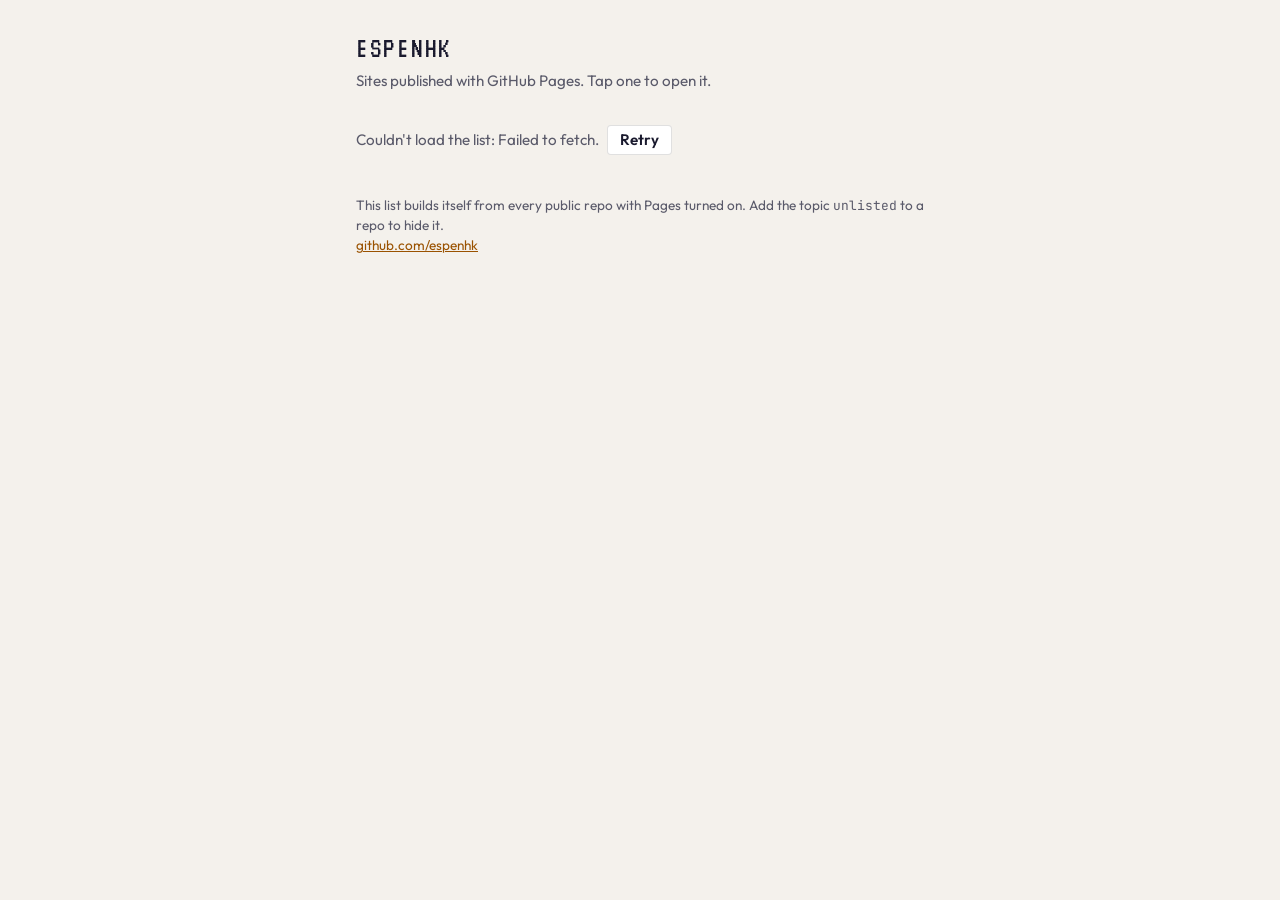
<file: index.html>
<!doctype html>
<html lang="en">
<head>
<meta charset="utf-8">
<meta name="viewport" content="width=device-width, initial-scale=1">
<title>espenhk</title>
<meta name="description" content="Every GitHub Pages site published by espenhk">
<link rel="preconnect" href="https://fonts.googleapis.com">
<link rel="preconnect" href="https://fonts.gstatic.com" crossorigin>
<link rel="stylesheet" href="https://fonts.googleapis.com/css2?family=VT323&family=Outfit:wght@400;500;600;700&family=JetBrains+Mono:wght@400;500;600;700&display=swap">
<link rel="stylesheet" href="design/tokens.css">
<style>
  /* Colours, fonts and spacing come from Starfleet (design/tokens.css). */
  * { box-sizing: border-box; }
  body {
    margin: 0 auto;
    padding: var(--space-2xl) var(--space-lg) calc(var(--space-2xl) + var(--space-lg));
    max-width: var(--container-narrow);
    background: var(--background);
    color: var(--text-primary);
    font-family: var(--body-font-family);
    font-size: var(--body-font-size);
    line-height: var(--body-line-height);
    font-weight: var(--body-font-weight);
  }
  h1 {
    font-family: var(--display-section-font-family);
    font-size: var(--display-section-font-size);
    line-height: var(--display-section-line-height);
    font-weight: var(--display-section-font-weight);
    letter-spacing: var(--display-section-letter-spacing);
    text-transform: uppercase;
    margin: 0 0 var(--space-xs);
  }
  p.sub { color: var(--text-secondary); margin: 0 0 var(--space-2xl); }
  ul { list-style: none; padding: 0; margin: 0; }
  li + li { margin-top: var(--space-md); }
  a.card {
    display: block;
    padding: var(--space-lg);
    border: 1px solid var(--card-edge);
    border-radius: var(--radius-md);
    background: var(--surface);
    text-decoration: none;
    color: var(--text-primary);
  }
  a.card:hover, a.card:focus-visible { border-color: var(--accent); }
  a.card:active { background: var(--accent-tint); }
  .name {
    font-family: var(--label-strong-font-family);
    font-weight: var(--label-strong-font-weight);
    font-size: var(--lead-font-size);
    line-height: var(--label-strong-line-height);
    overflow-wrap: anywhere;
  }
  .desc {
    color: var(--text-secondary);
    font-size: var(--small-font-size);
    line-height: var(--small-line-height);
    margin-top: var(--space-xs);
  }
  .meta {
    color: var(--meta-ink);
    font-family: var(--mono-meta-font-family);
    font-size: var(--mono-meta-font-size);
    line-height: var(--mono-meta-line-height);
    margin-top: var(--space-tight);
    overflow-wrap: anywhere;
  }
  .status { color: var(--text-secondary); }
  .status button {
    font-family: var(--button-font-family);
    font-size: var(--button-font-size);
    font-weight: var(--button-font-weight);
    line-height: var(--button-line-height);
    margin-left: var(--space-sm);
    padding: var(--space-tight) var(--space-md);
    border: 1px solid var(--control-edge);
    border-radius: var(--radius-sm);
    background: var(--surface);
    color: var(--text-primary);
  }
  footer {
    margin-top: calc(var(--space-2xl) + var(--space-sm));
    color: var(--text-secondary);
    font-size: var(--small-font-size);
    line-height: var(--small-line-height);
  }
  footer a { color: var(--accent-ink); }
  code { font-family: var(--font-mono); font-size: 0.95em; }
</style>
</head>
<body>
<h1>espenhk</h1>
<p class="sub">Sites published with GitHub Pages. Tap one to open it.</p>
<p class="status" id="status">Loading…</p>
<ul id="sites"></ul>
<footer>
  This list builds itself from every public repo with Pages turned on.
  Add the topic <code>unlisted</code> to a repo to hide it.
  <br><a href="https://github.com/espenhk">github.com/espenhk</a>
</footer>
<script>
  const USER = "espenhk";
  const SELF = `${USER}.github.io`;
  const CACHE_KEY = "ghio:repos";
  // Short enough that a newly enabled site shows up on the next visit.
  const FRESH_MS = 2 * 60 * 1000;

  const statusEl = document.getElementById("status");
  const listEl = document.getElementById("sites");

  function readCache() {
    try {
      const hit = JSON.parse(localStorage.getItem(CACHE_KEY));
      if (hit && Array.isArray(hit.repos)) return hit;
    } catch (e) {}
    return null;
  }

  function writeCache(repos) {
    try { localStorage.setItem(CACHE_KEY, JSON.stringify({ at: Date.now(), repos })); } catch (e) {}
  }

  async function fetchRepos() {
    const all = [];
    for (let page = 1; ; page++) {
      const res = await fetch(`https://api.github.com/users/${USER}/repos?per_page=100&page=${page}`,
                              { headers: { Accept: "application/vnd.github+json" } });
      if (!res.ok) throw new Error(res.status === 403 ? "GitHub rate limit hit, try again in a while" : `GitHub API ${res.status}`);
      const batch = await res.json();
      all.push(...batch);
      if (batch.length < 100) return all;
    }
  }

  // Keep only what the page needs, so the cache stays small.
  function toSites(repos) {
    return repos
      .filter(r => r.has_pages && r.name.toLowerCase() !== SELF && !(r.topics || []).includes("unlisted"))
      .map(r => ({
        name: r.name,
        description: r.description || "",
        url: /^https?:\/\//.test(r.homepage || "") ? r.homepage : `https://${SELF}/${r.name}/`,
        pushed_at: r.pushed_at,
      }))
      .sort((a, b) => b.pushed_at.localeCompare(a.pushed_at));
  }

  function render(sites) {
    listEl.replaceChildren(...sites.map(s => {
      const li = document.createElement("li");
      const a = document.createElement("a");
      a.className = "card";
      a.href = s.url;
      const name = document.createElement("div");
      name.className = "name";
      name.textContent = s.name;
      a.append(name);
      if (s.description) {
        const desc = document.createElement("div");
        desc.className = "desc";
        desc.textContent = s.description;
        a.append(desc);
      }
      const meta = document.createElement("div");
      meta.className = "meta";
      const updated = new Date(s.pushed_at).toLocaleDateString(undefined, { year: "numeric", month: "short", day: "numeric" });
      meta.textContent = `${s.url.replace(/^https?:\/\//, "")} · updated ${updated}`;
      a.append(meta);
      li.append(a);
      return li;
    }));
    statusEl.hidden = sites.length > 0;
    statusEl.textContent = sites.length ? "" : "No Pages sites yet.";
  }

  // Show the cached list at once, then refresh it, so a new site never waits on a stale cache.
  async function load() {
    const cached = readCache();
    if (cached) {
      render(cached.repos);
      if (Date.now() - cached.at < FRESH_MS) return;
    } else {
      statusEl.hidden = false;
      statusEl.textContent = "Loading…";
    }
    try {
      const sites = toSites(await fetchRepos());
      writeCache(sites);
      render(sites);
    } catch (e) {
      if (cached) return;
      statusEl.textContent = `Couldn't load the list: ${e.message}.`;
      const retry = document.createElement("button");
      retry.textContent = "Retry";
      retry.onclick = load;
      statusEl.append(retry);
    }
  }

  load();
</script>
</body>
</html>
</file>
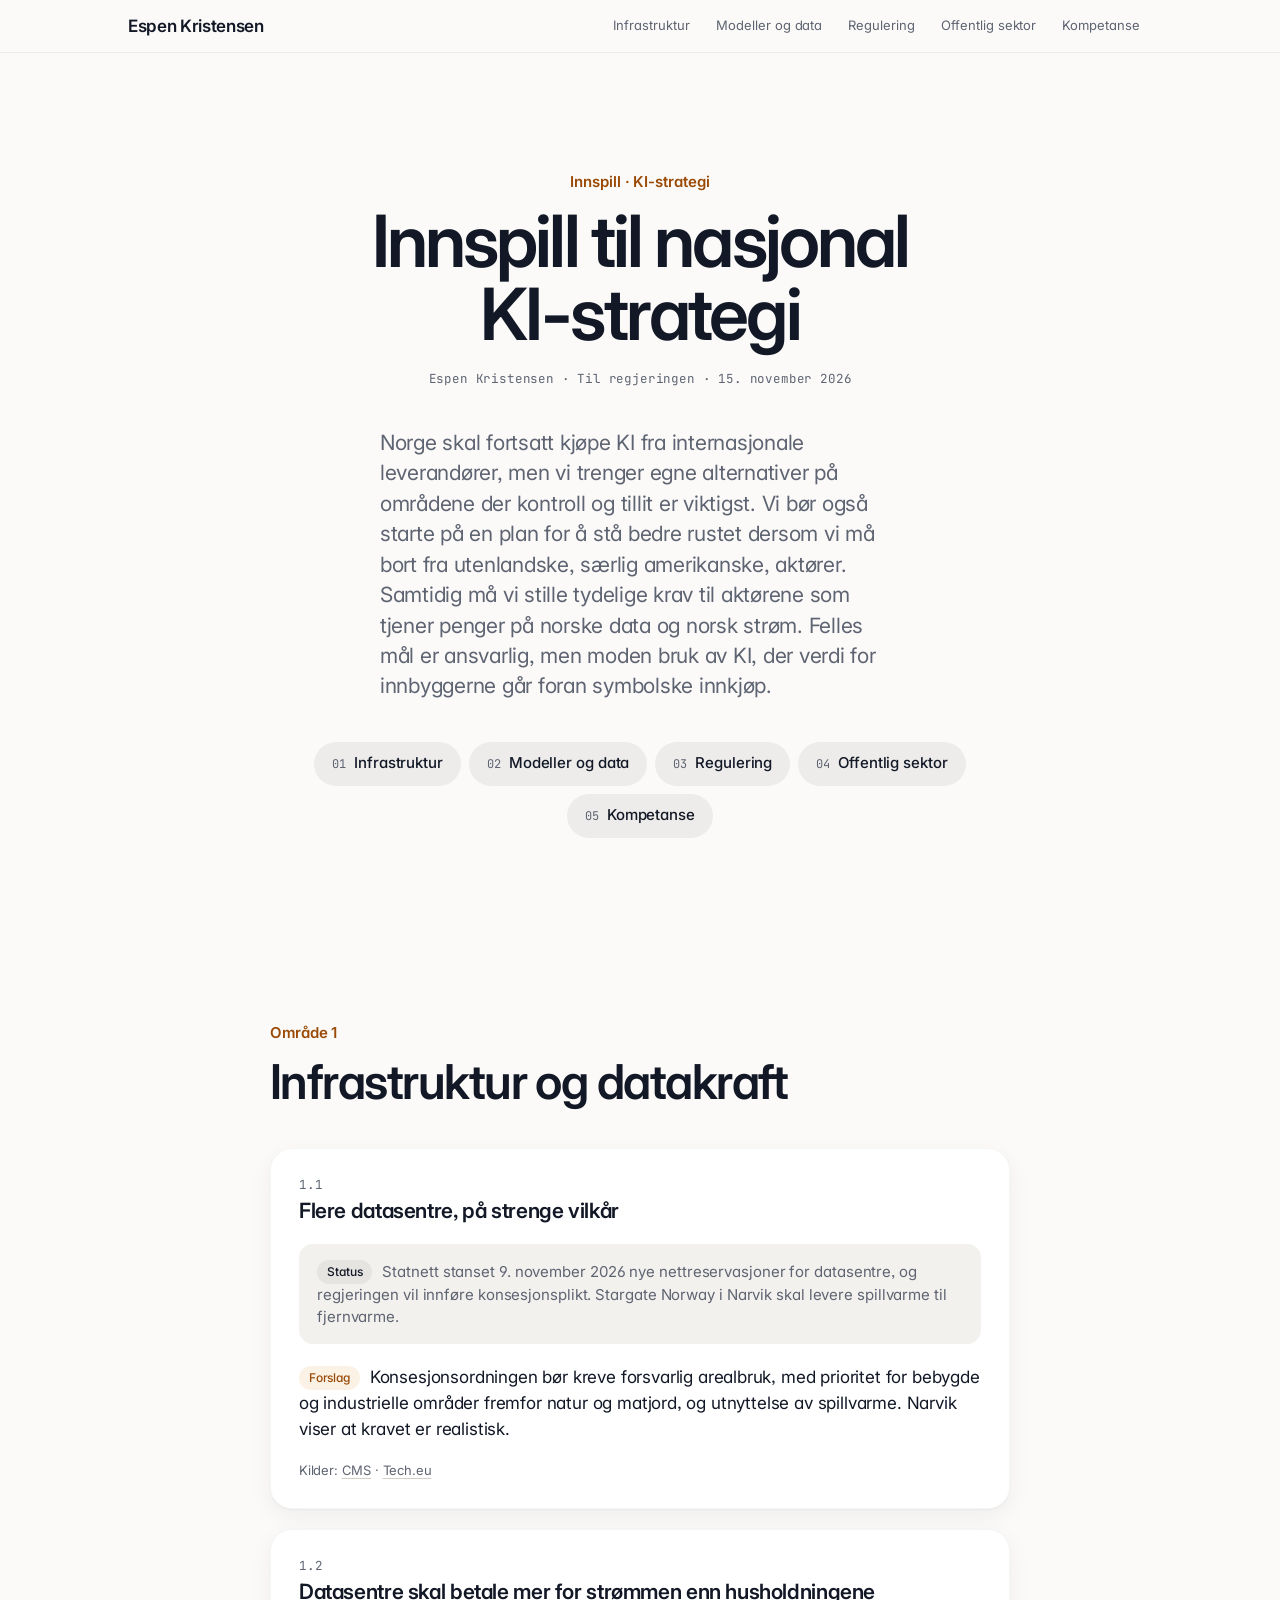
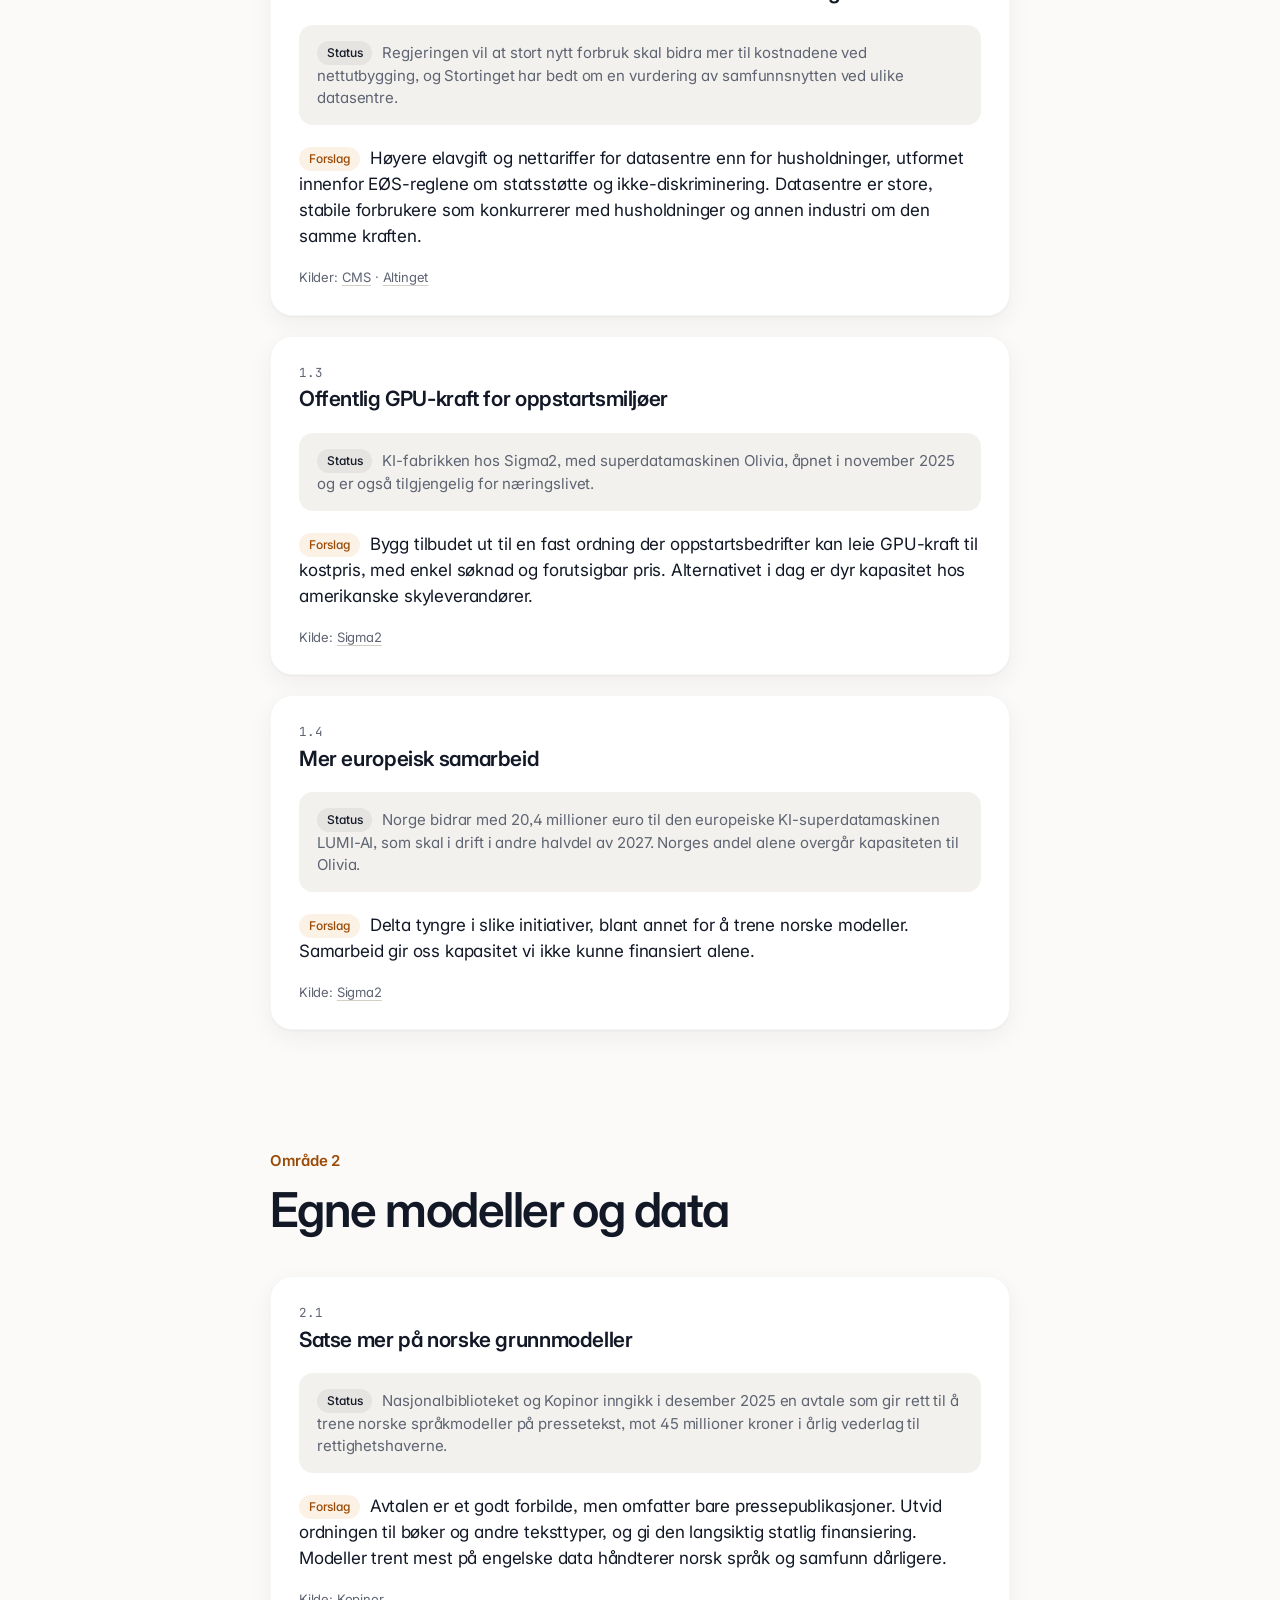
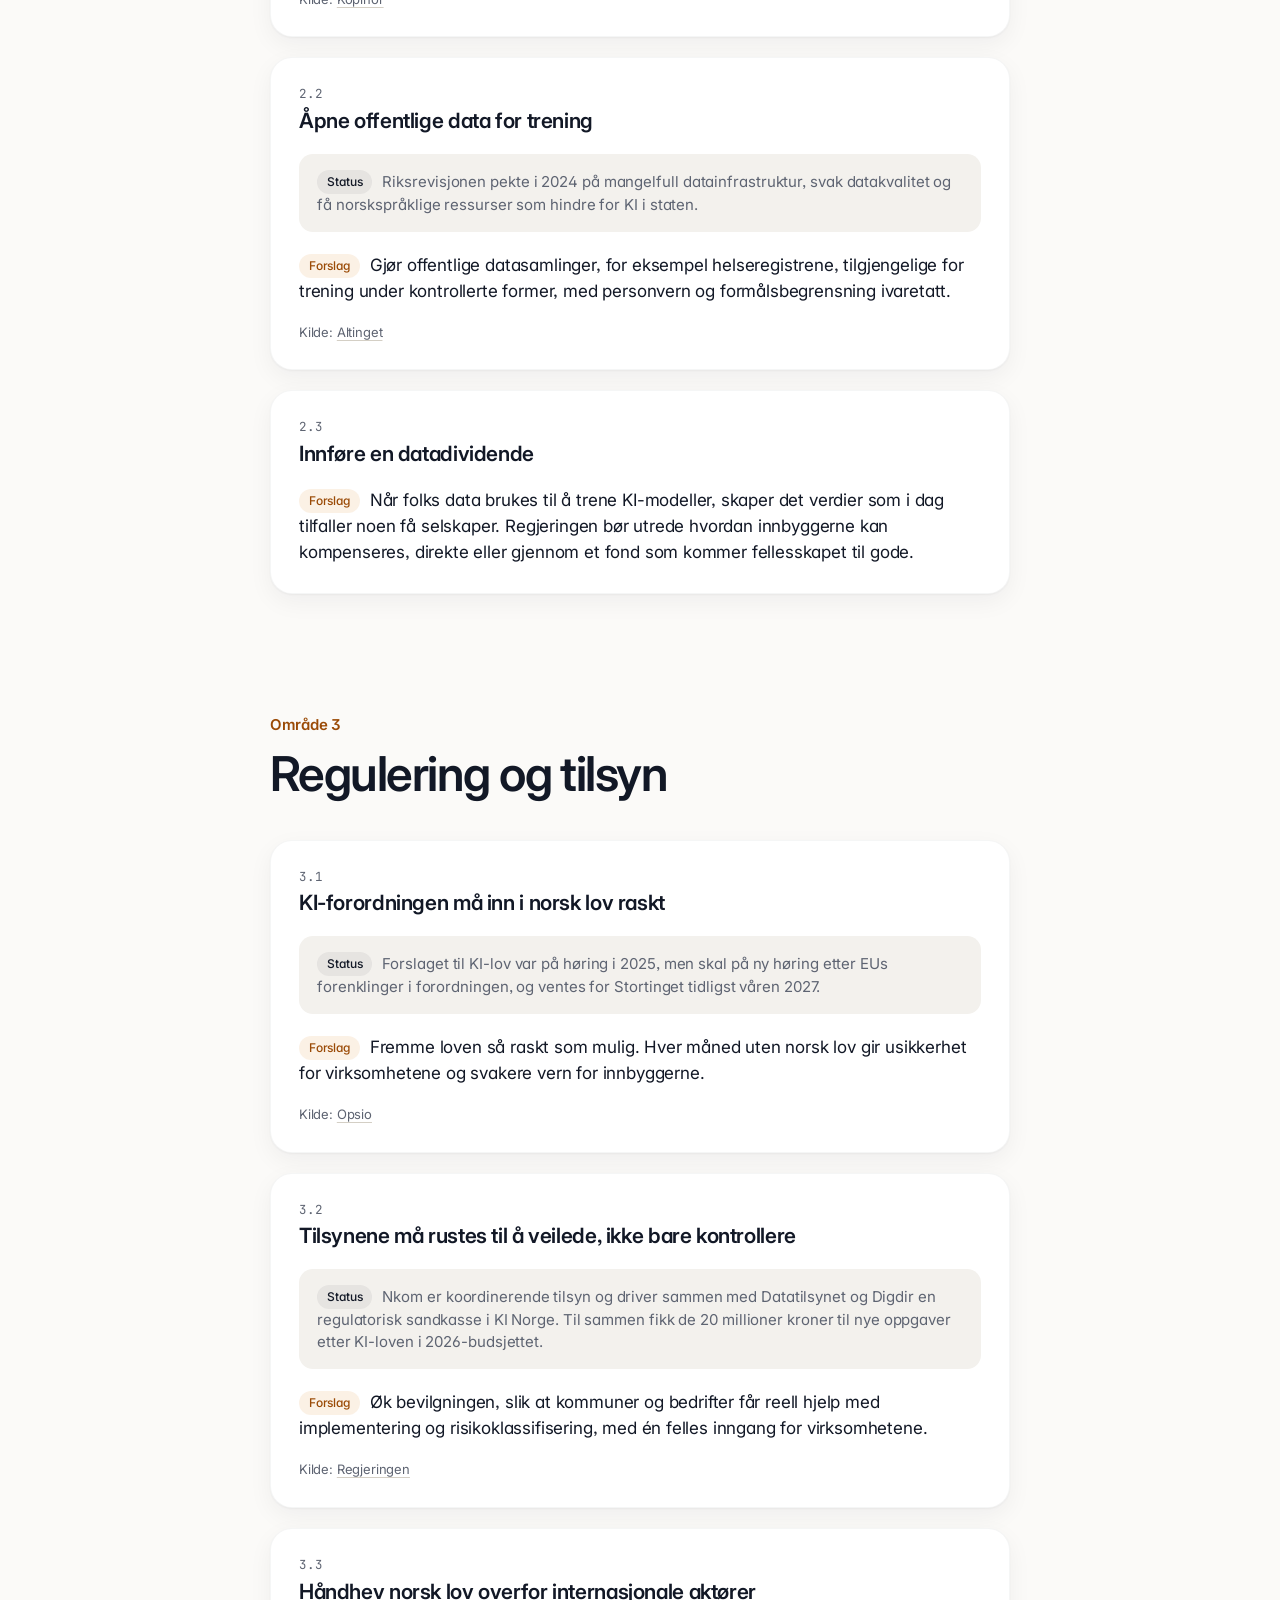
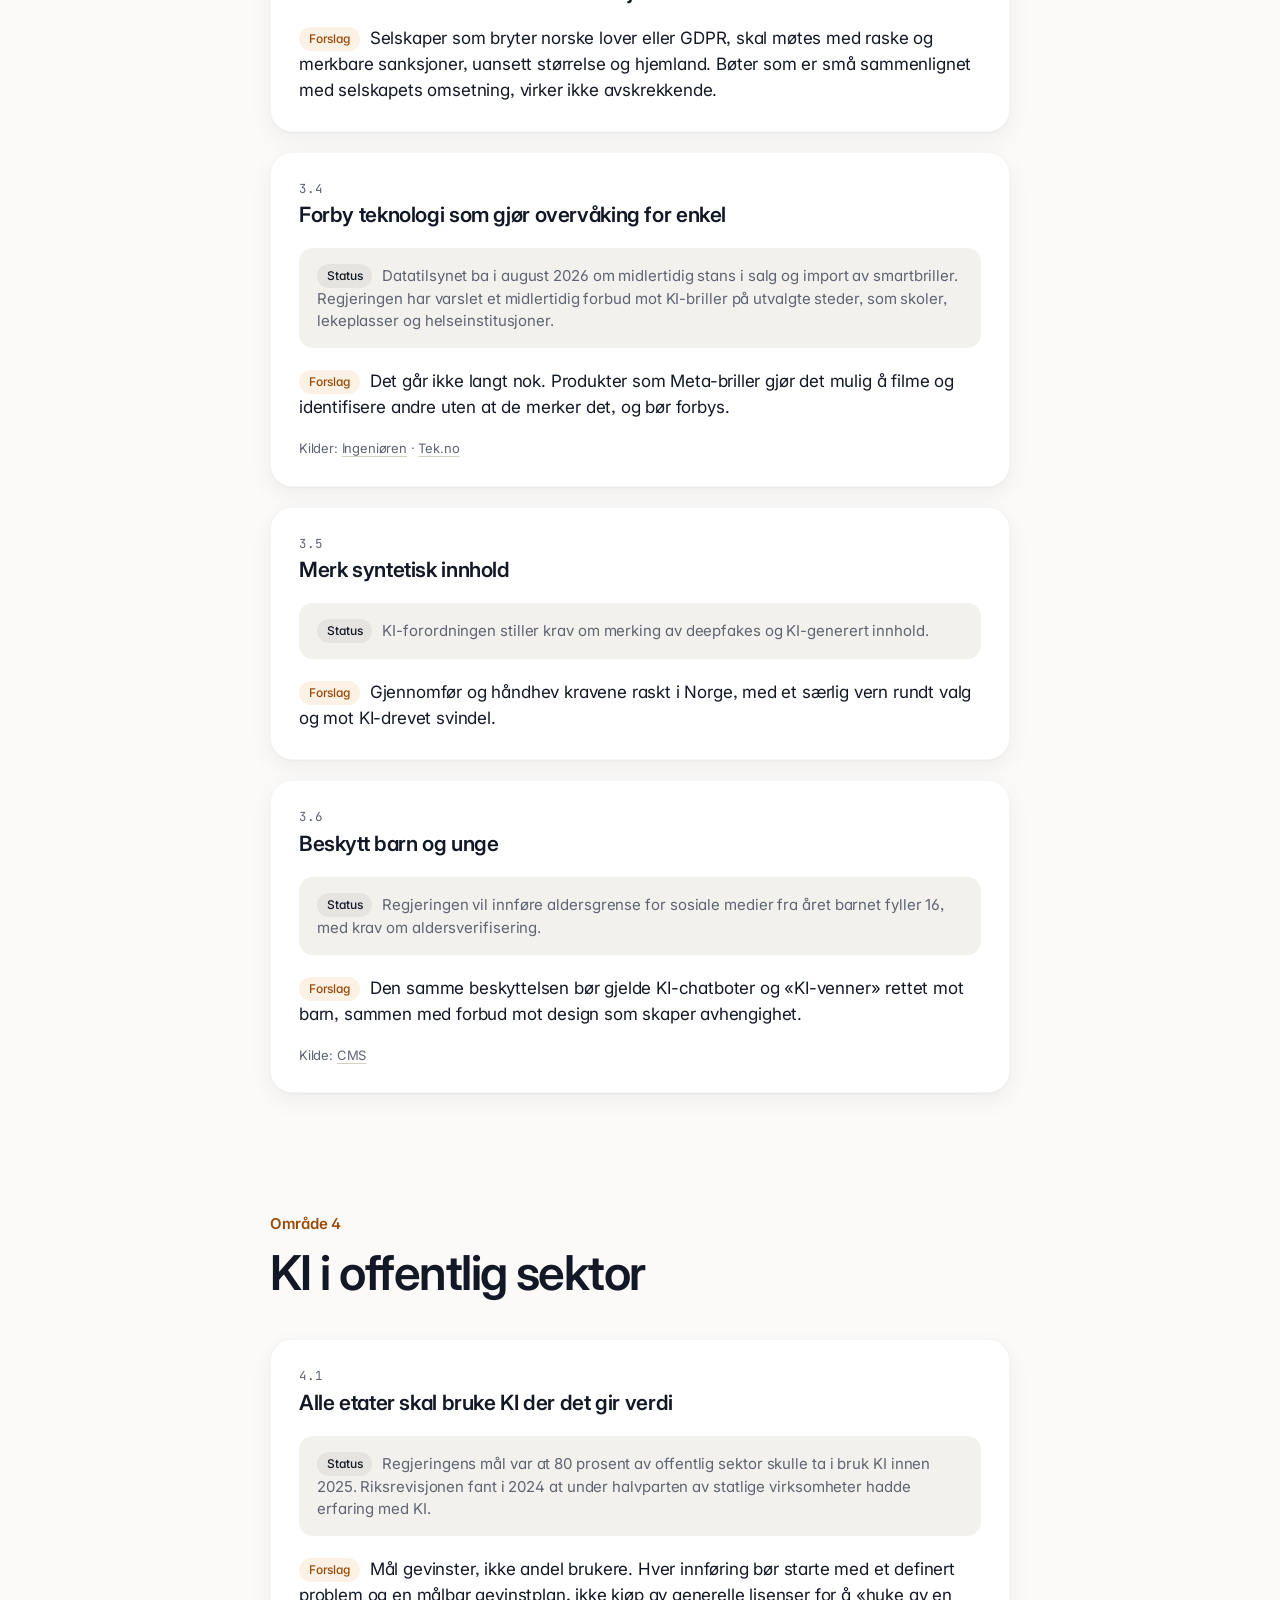
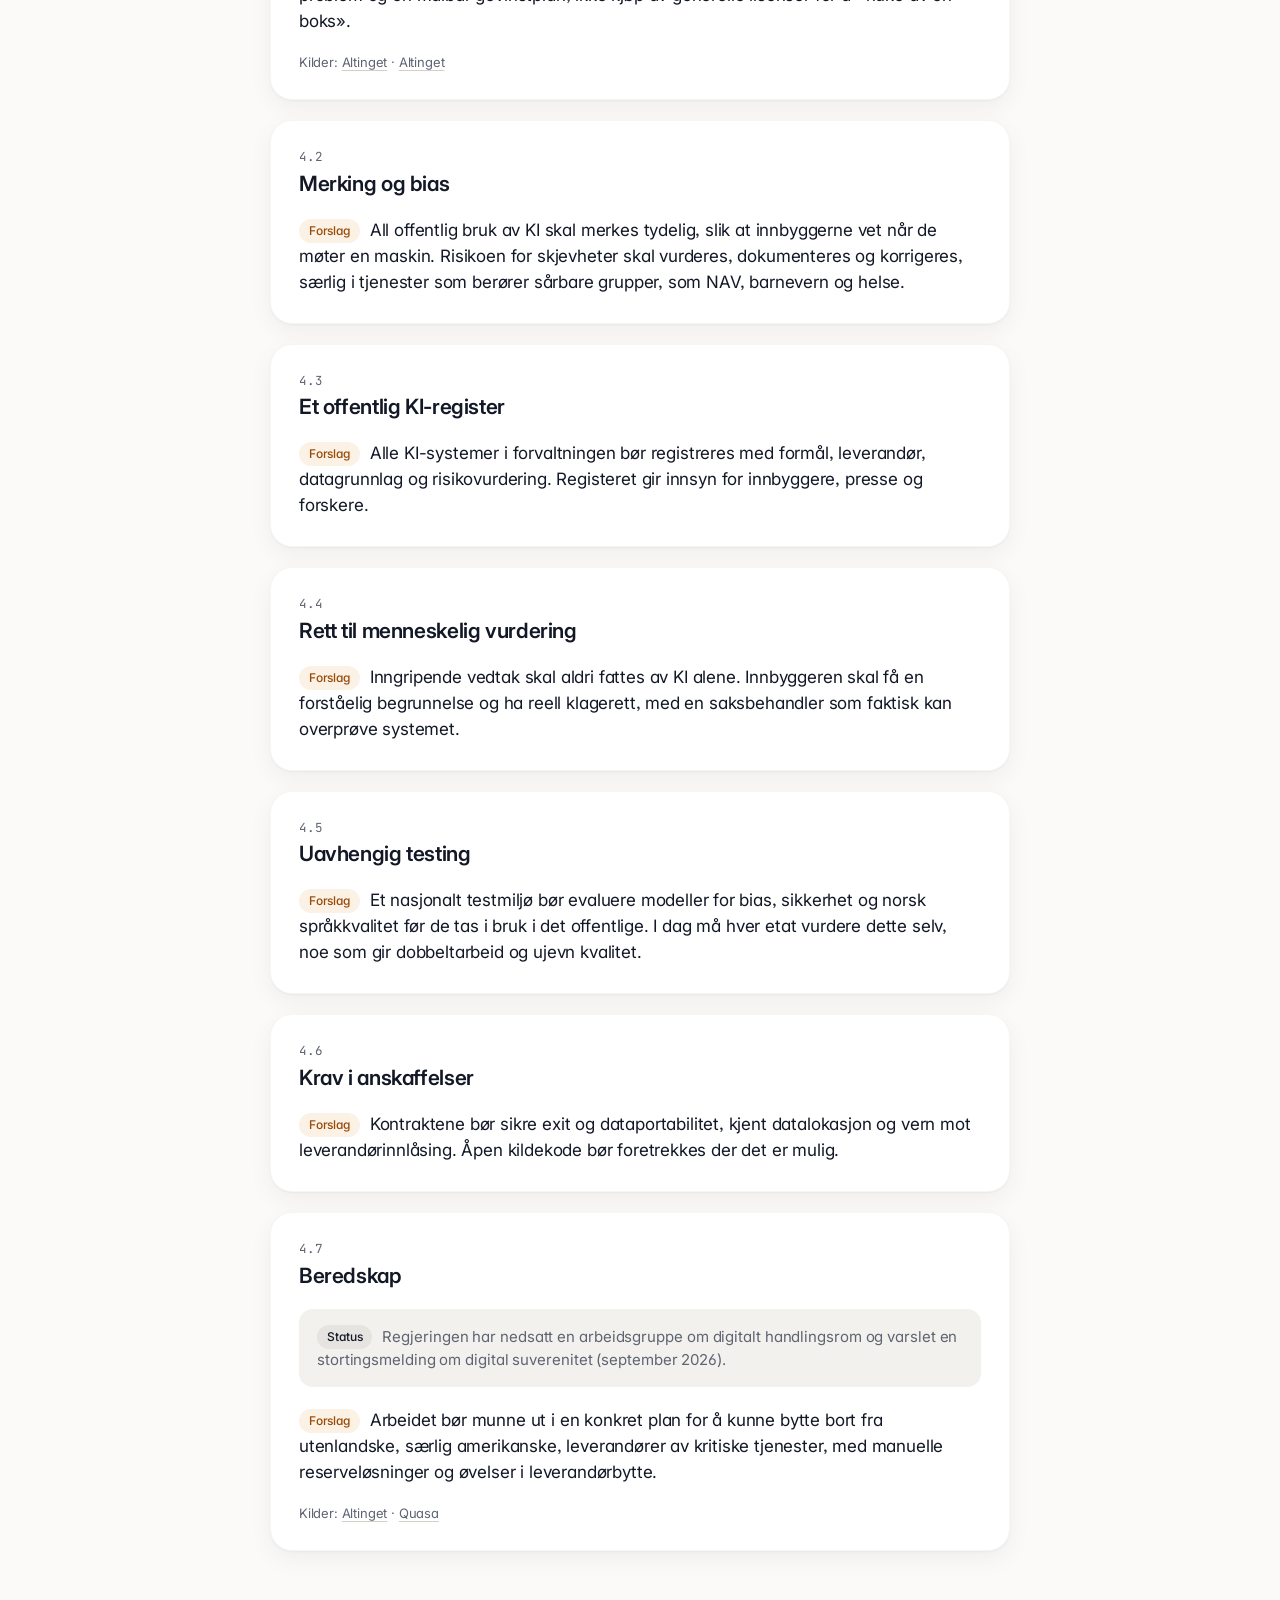
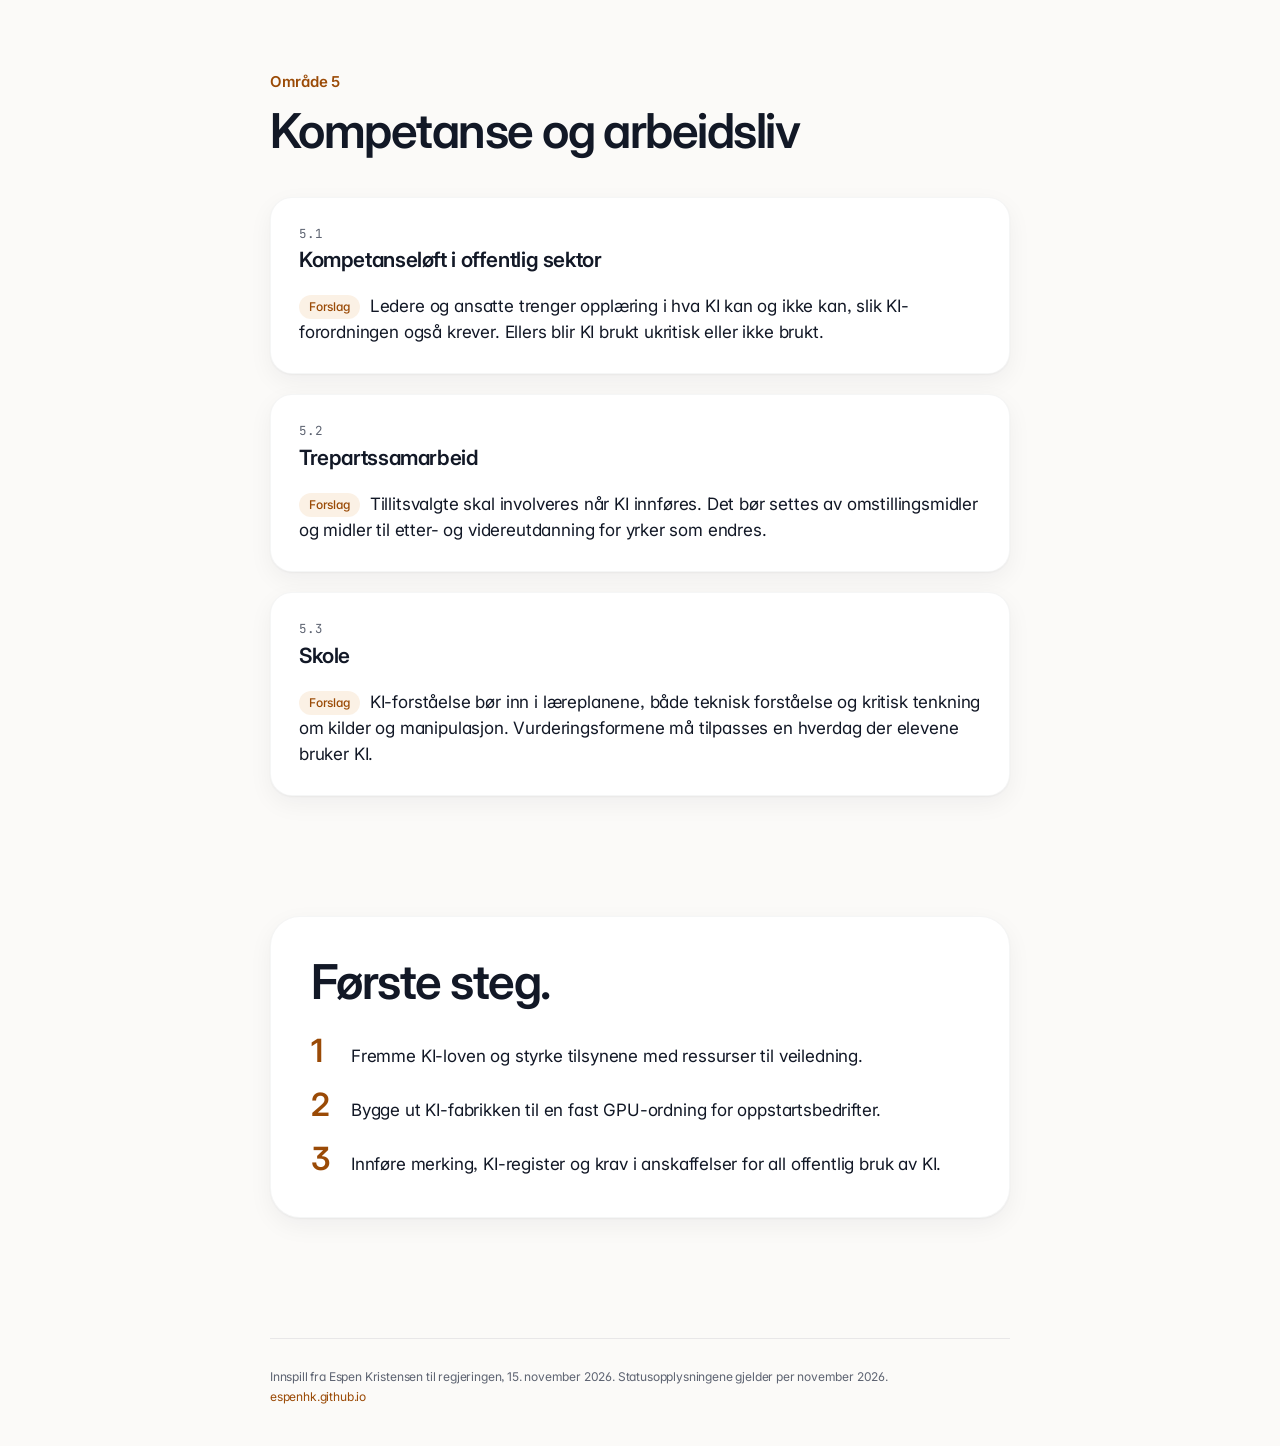
<file: ki-strategi/index.html>
<!doctype html>
<html lang="no">
<head>
<meta charset="utf-8">
<meta name="viewport" content="width=device-width, initial-scale=1">
<title>Innspill til nasjonal KI-strategi</title>
<meta name="description" content="Espen Kristensens innspill til regjeringens KI-strategi: 23 forslag om infrastruktur, egne modeller, regulering, offentlig bruk og kompetanse.">
<meta property="og:title" content="Innspill til nasjonal KI-strategi">
<meta property="og:description" content="23 forslag for ansvarlig, men moden bruk av KI i Norge.">
<link rel="preconnect" href="https://fonts.googleapis.com">
<link rel="preconnect" href="https://fonts.gstatic.com" crossorigin>
<link rel="stylesheet" href="https://fonts.googleapis.com/css2?family=Inter:opsz,wght@14..32,400..700&family=JetBrains+Mono:wght@400;500&display=swap">
<link rel="stylesheet" href="design/tokens.css">
<style>
  /* Colours, type and spacing come from Command (design/tokens.css, synced from Claude Design). */
  * { box-sizing: border-box; }
  html { scroll-behavior: smooth; scroll-padding-top: calc(var(--nav-height) + 24px); }
  body {
    margin: 0;
    background: var(--background);
    color: var(--text-primary);
    font-family: var(--body-font-family);
    font-size: var(--body-font-size);
    line-height: var(--body-line-height);
    letter-spacing: var(--body-letter-spacing);
    font-feature-settings: "cv11", "ss01", "ss03";
    -webkit-font-smoothing: antialiased; -moz-osx-font-smoothing: grayscale;
  }
  :focus-visible { outline: 2px solid var(--accent-ink); outline-offset: 3px; border-radius: 4px; }
  .wrap { max-width: var(--container-content); margin: 0 auto; padding: 0 var(--space-2xl); }

  /* Frosted nav */
  .topnav {
    position: sticky; top: 0; z-index: 10; height: var(--nav-height);
    background: var(--nav-scrolled); box-shadow: var(--shadow-nav);
    -webkit-backdrop-filter: saturate(180%) blur(20px); backdrop-filter: saturate(180%) blur(20px);
  }
  .topnav .inner {
    max-width: var(--container-wide); height: 100%; margin: 0 auto; padding: 0 var(--space-xl);
    display: flex; align-items: center; justify-content: space-between; gap: var(--space-lg);
  }
  .brand {
    font-family: var(--font-display); font-weight: 600; font-size: 17px; letter-spacing: -0.02em;
    color: var(--text-primary); text-decoration: none; white-space: nowrap;
  }
  .topnav nav { display: flex; gap: 2px; overflow-x: auto; scrollbar-width: none; }
  .topnav nav::-webkit-scrollbar { display: none; }
  .topnav nav a {
    display: inline-flex; align-items: center; height: 44px; padding: 0 12px; white-space: nowrap;
    font-family: var(--nav-font-family); font-size: var(--nav-font-size); letter-spacing: var(--nav-letter-spacing);
    color: var(--nav-ink); text-decoration: none; border-radius: var(--radius-full); transition: color 200ms;
  }
  .topnav nav a:hover { color: var(--text-primary); }

  /* Hero */
  header.hero { padding: var(--section-y) 0 var(--space-3xl); text-align: center; }
  .eyebrow {
    margin: 0 0 var(--space-md); font-family: var(--eyebrow-font-family); font-size: var(--eyebrow-font-size);
    font-weight: var(--eyebrow-font-weight); line-height: var(--eyebrow-line-height); letter-spacing: var(--eyebrow-letter-spacing);
    color: var(--accent-ink);
  }
  h1 {
    margin: 0 auto; max-width: 14ch;
    font-family: var(--display-hero-font-family); font-size: var(--display-hero-font-size);
    line-height: var(--display-hero-line-height); font-weight: var(--display-hero-font-weight);
    letter-spacing: var(--display-hero-letter-spacing); font-variation-settings: "opsz" 32; text-wrap: balance;
  }
  .byline {
    margin: var(--space-lg) 0 0; font-family: var(--mono-meta-font-family); font-size: var(--mono-meta-font-size);
    line-height: var(--mono-meta-line-height); color: var(--meta-ink);
  }
  .lead {
    margin: var(--space-2xl) auto 0; max-width: 40ch; text-align: left;
    font-family: var(--lead-font-family); font-size: var(--lead-font-size); line-height: var(--lead-line-height);
    letter-spacing: var(--lead-letter-spacing); color: var(--text-secondary); text-wrap: pretty;
  }

  /* Area index: neutral pills with the area number */
  nav.index { display: flex; flex-wrap: wrap; justify-content: center; gap: var(--space-sm); margin: var(--space-2xl) 0 0; }
  nav.index a {
    display: inline-flex; align-items: center; gap: 8px; height: 44px; padding: 0 18px;
    font-family: var(--button-font-family); font-size: var(--button-font-size); font-weight: var(--button-font-weight);
    letter-spacing: var(--button-letter-spacing); text-decoration: none;
    color: var(--text-primary); background: var(--fill-secondary); border-radius: var(--radius-full);
    transition: background-color 200ms cubic-bezier(0.28, 0.11, 0.32, 1);
  }
  nav.index a:hover { background: var(--fill-secondary-hover); }
  nav.index a b { font-family: var(--font-mono); font-size: 12px; font-weight: 400; color: var(--text-secondary); }

  /* Areas */
  section.area { padding: var(--section-y) 0 0; }
  .area-head { margin-bottom: var(--space-2xl); }
  .area-num {
    display: block; margin-bottom: var(--space-md);
    font-family: var(--eyebrow-font-family); font-size: var(--eyebrow-font-size); font-weight: var(--eyebrow-font-weight);
    letter-spacing: var(--eyebrow-letter-spacing); color: var(--accent-ink);
  }
  h2 {
    margin: 0; font-family: var(--display-section-font-family); font-size: var(--display-section-font-size);
    line-height: var(--display-section-line-height); font-weight: var(--display-section-font-weight);
    letter-spacing: var(--display-section-letter-spacing); font-variation-settings: "opsz" 32; text-wrap: balance;
  }

  ol.points { list-style: none; margin: 0; padding: 0; display: grid; gap: var(--space-lg); }
  .point {
    background: var(--surface); border: 1px solid var(--card-edge); border-radius: var(--radius-lg);
    box-shadow: var(--shadow-card); padding: var(--space-xl);
  }
  .point h3 {
    margin: 0 0 var(--space-lg); font-family: var(--display-card-font-family); font-size: var(--display-card-font-size);
    line-height: var(--display-card-line-height); font-weight: var(--display-card-font-weight);
    letter-spacing: var(--display-card-letter-spacing); font-variation-settings: "opsz" 28; text-wrap: balance;
  }
  .point h3 .n {
    display: block; margin-bottom: 6px; font-family: var(--mono-meta-font-family); font-size: var(--mono-meta-font-size);
    font-weight: 400; letter-spacing: 0; color: var(--text-secondary);
  }
  .tag {
    display: inline-flex; align-items: center; height: 24px; padding: 0 10px; margin: 0 10px 0 0; vertical-align: 1px;
    font-family: var(--tag-font-family); font-size: 12px; font-weight: var(--tag-font-weight); line-height: 1;
    border-radius: var(--radius-full);
  }
  .status {
    margin: 0 0 var(--space-lg); padding: 16px 18px; border-radius: var(--radius-md); background: var(--surface-sunken);
    font-size: var(--small-font-size); line-height: var(--small-line-height); letter-spacing: var(--small-letter-spacing);
    color: var(--text-secondary);
  }
  .status .tag { color: var(--text-primary); background: var(--fill-secondary); }
  .proposal { margin: 0; font-size: var(--body-font-size); line-height: var(--body-line-height); }
  .proposal .tag { color: var(--accent-ink); background: var(--accent-tint); }
  .src {
    margin: var(--space-lg) 0 0; font-family: var(--caption-font-family); font-size: 13px;
    line-height: var(--caption-line-height); color: var(--text-secondary);
  }
  .src a { color: var(--text-secondary); text-decoration: underline; text-decoration-color: var(--border-strong); text-underline-offset: 3px; }
  .src a:hover { color: var(--accent-ink); text-decoration-color: currentColor; }

  /* First steps */
  .steps {
    margin-top: var(--section-y); padding: var(--space-2xl);
    background: var(--surface); border: 1px solid var(--panel-edge); border-radius: var(--radius-xl);
    box-shadow: var(--shadow-panel);
  }
  .steps h2 { margin-bottom: var(--space-xl); }
  .steps ol { margin: 0; padding: 0; list-style: none; counter-reset: s; display: grid; gap: var(--space-lg); }
  .steps li { counter-increment: s; display: flex; gap: var(--space-lg); align-items: baseline; font-size: var(--body-font-size); }
  .steps li::before {
    content: counter(s); flex: none; min-width: 1ch;
    font-family: var(--display-feature-font-family); font-size: var(--display-feature-font-size); font-weight: 600;
    line-height: 1; letter-spacing: var(--display-feature-letter-spacing); color: var(--accent-ink);
  }

  footer {
    margin: var(--section-y) 0 0; padding: var(--space-xl) 0 var(--space-2xl); border-top: 1px solid var(--hairline);
    color: var(--text-secondary); font-size: var(--caption-font-size); line-height: 1.6;
  }
  footer a { color: var(--accent-ink); text-decoration: none; }
  footer a:hover { text-decoration: underline; text-underline-offset: 3px; }

  @media (max-width: 734px) {
    :root { --display-hero-font-size: 44px; --display-section-font-size: 32px; --lead-font-size: 19px; }
    .wrap { padding: 0 var(--space-lg); }
    .topnav nav { display: none; }
    header.hero { padding-top: 72px; }
    section.area { padding-top: 80px; }
    .point, .steps { padding: var(--space-lg); }
  }
  @media (prefers-reduced-motion: reduce) {
    html { scroll-behavior: auto; }
    * { transition-duration: 0ms !important; }
  }
</style>
</head>
<body>
<header class="topnav">
  <div class="inner">
    <a class="brand" href="https://espenhk.github.io/">Espen Kristensen</a>
    <nav aria-label="Områder">
      <a href="#infrastruktur">Infrastruktur</a>
      <a href="#modeller">Modeller og data</a>
      <a href="#regulering">Regulering</a>
      <a href="#offentlig">Offentlig sektor</a>
      <a href="#kompetanse">Kompetanse</a>
    </nav>
  </div>
</header>
<div class="wrap">
  <header class="hero">
    <p class="eyebrow">Innspill · KI-strategi</p>
    <h1>Innspill til nasjonal KI-strategi</h1>
    <p class="byline">Espen Kristensen · Til regjeringen · 15. november 2026</p>
    <p class="lead">Norge skal fortsatt kjøpe KI fra internasjonale leverandører, men vi trenger egne alternativer på områdene der kontroll og tillit er viktigst. Vi bør også starte på en plan for å stå bedre rustet dersom vi må bort fra utenlandske, særlig amerikanske, aktører. Samtidig må vi stille tydelige krav til aktørene som tjener penger på norske data og norsk strøm. Felles mål er ansvarlig, men moden bruk av KI, der verdi for innbyggerne går foran symbolske innkjøp.</p>
    <nav class="index" aria-label="Områder">
      <a href="#infrastruktur"><b>01</b>Infrastruktur</a>
      <a href="#modeller"><b>02</b>Modeller og data</a>
      <a href="#regulering"><b>03</b>Regulering</a>
      <a href="#offentlig"><b>04</b>Offentlig sektor</a>
      <a href="#kompetanse"><b>05</b>Kompetanse</a>
    </nav>
  </header>

  <main>
    <section class="area c1" id="infrastruktur">
      <div class="area-head"><span class="area-num">Område 1</span><h2>Infrastruktur og datakraft</h2></div>
      <ol class="points">
        <li class="point">
          <h3><span class="n">1.1</span>Flere datasentre, på strenge vilkår</h3>
          <p class="status"><span class="tag">Status</span>Statnett stanset 9. november 2026 nye nettreservasjoner for datasentre, og regjeringen vil innføre konsesjonsplikt. Stargate Norway i Narvik skal levere spillvarme til fjernvarme.</p>
          <p class="proposal"><span class="tag">Forslag</span>Konsesjonsordningen bør kreve forsvarlig arealbruk, med prioritet for bebygde og industrielle områder fremfor natur og matjord, og utnyttelse av spillvarme. Narvik viser at kravet er realistisk.</p>
          <p class="src">Kilder: <a href="https://cms.law/no/nor/publikasjon/statnett-stanser-nye-nettreservasjoner-for-datasentre-og-regjeringen-vil-innfoere-konsesjonsplikt">CMS</a> · <a href="https://tech.eu/2025/08/01/openai-launches-first-european-data-centre-in-narvik-norway/">Tech.eu</a></p>
        </li>
        <li class="point">
          <h3><span class="n">1.2</span>Datasentre skal betale mer for strømmen enn husholdningene</h3>
          <p class="status"><span class="tag">Status</span>Regjeringen vil at stort nytt forbruk skal bidra mer til kostnadene ved nettutbygging, og Stortinget har bedt om en vurdering av samfunnsnytten ved ulike datasentre.</p>
          <p class="proposal"><span class="tag">Forslag</span>Høyere elavgift og nettariffer for datasentre enn for husholdninger, utformet innenfor EØS-reglene om statsstøtte og ikke-diskriminering. Datasentre er store, stabile forbrukere som konkurrerer med husholdninger og annen industri om den samme kraften.</p>
          <p class="src">Kilder: <a href="https://cms.law/no/nor/publikasjon/statnett-stanser-nye-nettreservasjoner-for-datasentre-og-regjeringen-vil-innfoere-konsesjonsplikt">CMS</a> · <a href="https://www.altinget.no/lovebakken/artikkel/flertall-for-aa-kartlegge-samfunnsnytten-ved-datasentre">Altinget</a></p>
        </li>
        <li class="point">
          <h3><span class="n">1.3</span>Offentlig GPU-kraft for oppstartsmiljøer</h3>
          <p class="status"><span class="tag">Status</span>KI-fabrikken hos Sigma2, med superdatamaskinen Olivia, åpnet i november 2025 og er også tilgjengelig for næringslivet.</p>
          <p class="proposal"><span class="tag">Forslag</span>Bygg tilbudet ut til en fast ordning der oppstartsbedrifter kan leie GPU-kraft til kostpris, med enkel søknad og forutsigbar pris. Alternativet i dag er dyr kapasitet hos amerikanske skyleverandører.</p>
          <p class="src">Kilde: <a href="https://www.sigma2.no/node/387">Sigma2</a></p>
        </li>
        <li class="point">
          <h3><span class="n">1.4</span>Mer europeisk samarbeid</h3>
          <p class="status"><span class="tag">Status</span>Norge bidrar med 20,4 millioner euro til den europeiske KI-superdatamaskinen LUMI-AI, som skal i drift i andre halvdel av 2027. Norges andel alene overgår kapasiteten til Olivia.</p>
          <p class="proposal"><span class="tag">Forslag</span>Delta tyngre i slike initiativer, blant annet for å trene norske modeller. Samarbeid gir oss kapasitet vi ikke kunne finansiert alene.</p>
          <p class="src">Kilde: <a href="https://www.sigma2.no/node/444">Sigma2</a></p>
        </li>
      </ol>
    </section>

    <section class="area c2" id="modeller">
      <div class="area-head"><span class="area-num">Område 2</span><h2>Egne modeller og data</h2></div>
      <ol class="points">
        <li class="point">
          <h3><span class="n">2.1</span>Satse mer på norske grunnmodeller</h3>
          <p class="status"><span class="tag">Status</span>Nasjonalbiblioteket og Kopinor inngikk i desember 2025 en avtale som gir rett til å trene norske språkmodeller på pressetekst, mot 45 millioner kroner i årlig vederlag til rettighetshaverne.</p>
          <p class="proposal"><span class="tag">Forslag</span>Avtalen er et godt forbilde, men omfatter bare pressepublikasjoner. Utvid ordningen til bøker og andre teksttyper, og gi den langsiktig statlig finansiering. Modeller trent mest på engelske data håndterer norsk språk og samfunn dårligere.</p>
          <p class="src">Kilde: <a href="https://kopinor.no/wp-content/uploads/2026/02/Trening-av-norske-sprakmodeller.pdf">Kopinor</a></p>
        </li>
        <li class="point">
          <h3><span class="n">2.2</span>Åpne offentlige data for trening</h3>
          <p class="status"><span class="tag">Status</span>Riksrevisjonen pekte i 2024 på mangelfull datainfrastruktur, svak datakvalitet og få norskspråklige ressurser som hindre for KI i staten.</p>
          <p class="proposal"><span class="tag">Forslag</span>Gjør offentlige datasamlinger, for eksempel helseregistrene, tilgjengelige for trening under kontrollerte former, med personvern og formålsbegrensning ivaretatt.</p>
          <p class="src">Kilde: <a href="https://www.altinget.no/statogstyring/artikkel/riksrevisjonen-staten-henger-etter-paa-ki-bruk-kommer-med-tre-anbefalinger">Altinget</a></p>
        </li>
        <li class="point">
          <h3><span class="n">2.3</span>Innføre en datadividende</h3>
          <p class="proposal"><span class="tag">Forslag</span>Når folks data brukes til å trene KI-modeller, skaper det verdier som i dag tilfaller noen få selskaper. Regjeringen bør utrede hvordan innbyggerne kan kompenseres, direkte eller gjennom et fond som kommer fellesskapet til gode.</p>
        </li>
      </ol>
    </section>

    <section class="area c3" id="regulering">
      <div class="area-head"><span class="area-num">Område 3</span><h2>Regulering og tilsyn</h2></div>
      <ol class="points">
        <li class="point">
          <h3><span class="n">3.1</span>KI-forordningen må inn i norsk lov raskt</h3>
          <p class="status"><span class="tag">Status</span>Forslaget til KI-lov var på høring i 2025, men skal på ny høring etter EUs forenklinger i forordningen, og ventes for Stortinget tidligst våren 2027.</p>
          <p class="proposal"><span class="tag">Forslag</span>Fremme loven så raskt som mulig. Hver måned uten norsk lov gir usikkerhet for virksomhetene og svakere vern for innbyggerne.</p>
          <p class="src">Kilde: <a href="https://opsiocloud.com/no/knowledge-base/ki-loven-ai-act-norge/">Opsio</a></p>
        </li>
        <li class="point">
          <h3><span class="n">3.2</span>Tilsynene må rustes til å veilede, ikke bare kontrollere</h3>
          <p class="status"><span class="tag">Status</span>Nkom er koordinerende tilsyn og driver sammen med Datatilsynet og Digdir en regulatorisk sandkasse i KI Norge. Til sammen fikk de 20 millioner kroner til nye oppgaver etter KI-loven i 2026-budsjettet.</p>
          <p class="proposal"><span class="tag">Forslag</span>Øk bevilgningen, slik at kommuner og bedrifter får reell hjelp med implementering og risikoklassifisering, med én felles inngang for virksomhetene.</p>
          <p class="src">Kilde: <a href="https://www.regjeringen.no/no/aktuelt/foreslar-a-loyve-30-millionar-kroner-for-a-fa-fart-pa-ki/id3124139/">Regjeringen</a></p>
        </li>
        <li class="point">
          <h3><span class="n">3.3</span>Håndhev norsk lov overfor internasjonale aktører</h3>
          <p class="proposal"><span class="tag">Forslag</span>Selskaper som bryter norske lover eller GDPR, skal møtes med raske og merkbare sanksjoner, uansett størrelse og hjemland. Bøter som er små sammenlignet med selskapets omsetning, virker ikke avskrekkende.</p>
        </li>
        <li class="point">
          <h3><span class="n">3.4</span>Forby teknologi som gjør overvåking for enkel</h3>
          <p class="status"><span class="tag">Status</span>Datatilsynet ba i august 2026 om midlertidig stans i salg og import av smartbriller. Regjeringen har varslet et midlertidig forbud mot KI-briller på utvalgte steder, som skoler, lekeplasser og helseinstitusjoner.</p>
          <p class="proposal"><span class="tag">Forslag</span>Det går ikke langt nok. Produkter som Meta-briller gjør det mulig å filme og identifisere andre uten at de merker det, og bør forbys.</p>
          <p class="src">Kilder: <a href="https://ing.dk/artikel/norsk-datatilsyn-opfordrer-til-stoppe-salg-af-ai-briller">Ingeniøren</a> · <a href="https://www.tek.no/nyheter/nyhet/i/kvJBxk/regjeringen-vil-ha-midlertidig-forbud-mot-ai-briller-paa-utvalgte-steder">Tek.no</a></p>
        </li>
        <li class="point">
          <h3><span class="n">3.5</span>Merk syntetisk innhold</h3>
          <p class="status"><span class="tag">Status</span>KI-forordningen stiller krav om merking av deepfakes og KI-generert innhold.</p>
          <p class="proposal"><span class="tag">Forslag</span>Gjennomfør og håndhev kravene raskt i Norge, med et særlig vern rundt valg og mot KI-drevet svindel.</p>
        </li>
        <li class="point">
          <h3><span class="n">3.6</span>Beskytt barn og unge</h3>
          <p class="status"><span class="tag">Status</span>Regjeringen vil innføre aldersgrense for sosiale medier fra året barnet fyller 16, med krav om aldersverifisering.</p>
          <p class="proposal"><span class="tag">Forslag</span>Den samme beskyttelsen bør gjelde KI-chatboter og «KI-venner» rettet mot barn, sammen med forbud mot design som skaper avhengighet.</p>
          <p class="src">Kilde: <a href="https://cms.law/no/nor/publikasjon/norge-innfoerer-aldersgrense-for-sosiale-medier-dette-boer-du-vite">CMS</a></p>
        </li>
      </ol>
    </section>

    <section class="area c4" id="offentlig">
      <div class="area-head"><span class="area-num">Område 4</span><h2>KI i offentlig sektor</h2></div>
      <ol class="points">
        <li class="point">
          <h3><span class="n">4.1</span>Alle etater skal bruke KI der det gir verdi</h3>
          <p class="status"><span class="tag">Status</span>Regjeringens mål var at 80 prosent av offentlig sektor skulle ta i bruk KI innen 2025. Riksrevisjonen fant i 2024 at under halvparten av statlige virksomheter hadde erfaring med KI.</p>
          <p class="proposal"><span class="tag">Forslag</span>Mål gevinster, ikke andel brukere. Hver innføring bør starte med et definert problem og en målbar gevinstplan, ikke kjøp av generelle lisenser for å «huke av en boks».</p>
          <p class="src">Kilder: <a href="https://www.altinget.no/digital/artikkel/ministerens-ki-maal-krever-en-ny-kompetansepolitikk-i-offentlig-sektor">Altinget</a> · <a href="https://www.altinget.no/statogstyring/artikkel/riksrevisjonen-staten-henger-etter-paa-ki-bruk-kommer-med-tre-anbefalinger">Altinget</a></p>
        </li>
        <li class="point">
          <h3><span class="n">4.2</span>Merking og bias</h3>
          <p class="proposal"><span class="tag">Forslag</span>All offentlig bruk av KI skal merkes tydelig, slik at innbyggerne vet når de møter en maskin. Risikoen for skjevheter skal vurderes, dokumenteres og korrigeres, særlig i tjenester som berører sårbare grupper, som NAV, barnevern og helse.</p>
        </li>
        <li class="point">
          <h3><span class="n">4.3</span>Et offentlig KI-register</h3>
          <p class="proposal"><span class="tag">Forslag</span>Alle KI-systemer i forvaltningen bør registreres med formål, leverandør, datagrunnlag og risikovurdering. Registeret gir innsyn for innbyggere, presse og forskere.</p>
        </li>
        <li class="point">
          <h3><span class="n">4.4</span>Rett til menneskelig vurdering</h3>
          <p class="proposal"><span class="tag">Forslag</span>Inngripende vedtak skal aldri fattes av KI alene. Innbyggeren skal få en forståelig begrunnelse og ha reell klagerett, med en saksbehandler som faktisk kan overprøve systemet.</p>
        </li>
        <li class="point">
          <h3><span class="n">4.5</span>Uavhengig testing</h3>
          <p class="proposal"><span class="tag">Forslag</span>Et nasjonalt testmiljø bør evaluere modeller for bias, sikkerhet og norsk språkkvalitet før de tas i bruk i det offentlige. I dag må hver etat vurdere dette selv, noe som gir dobbeltarbeid og ujevn kvalitet.</p>
        </li>
        <li class="point">
          <h3><span class="n">4.6</span>Krav i anskaffelser</h3>
          <p class="proposal"><span class="tag">Forslag</span>Kontraktene bør sikre exit og dataportabilitet, kjent datalokasjon og vern mot leverandørinnlåsing. Åpen kildekode bør foretrekkes der det er mulig.</p>
        </li>
        <li class="point">
          <h3><span class="n">4.7</span>Beredskap</h3>
          <p class="status"><span class="tag">Status</span>Regjeringen har nedsatt en arbeidsgruppe om digitalt handlingsrom og varslet en stortingsmelding om digital suverenitet (september 2026).</p>
          <p class="proposal"><span class="tag">Forslag</span>Arbeidet bør munne ut i en konkret plan for å kunne bytte bort fra utenlandske, særlig amerikanske, leverandører av kritiske tjenester, med manuelle reserveløsninger og øvelser i leverandørbytte.</p>
          <p class="src">Kilder: <a href="https://www.altinget.no/statogstyring/artikkel/alle-vil-ha-digital-suverenitet-ingen-blir-enige-om-hvordan">Altinget</a> · <a href="https://quasa.io/no/media/norge-vil-granske-skyavhengigheten-datasentre-blir-stridspunktet">Quasa</a></p>
        </li>
      </ol>
    </section>

    <section class="area c5" id="kompetanse">
      <div class="area-head"><span class="area-num">Område 5</span><h2>Kompetanse og arbeidsliv</h2></div>
      <ol class="points">
        <li class="point">
          <h3><span class="n">5.1</span>Kompetanseløft i offentlig sektor</h3>
          <p class="proposal"><span class="tag">Forslag</span>Ledere og ansatte trenger opplæring i hva KI kan og ikke kan, slik KI-forordningen også krever. Ellers blir KI brukt ukritisk eller ikke brukt.</p>
        </li>
        <li class="point">
          <h3><span class="n">5.2</span>Trepartssamarbeid</h3>
          <p class="proposal"><span class="tag">Forslag</span>Tillitsvalgte skal involveres når KI innføres. Det bør settes av omstillingsmidler og midler til etter- og videreutdanning for yrker som endres.</p>
        </li>
        <li class="point">
          <h3><span class="n">5.3</span>Skole</h3>
          <p class="proposal"><span class="tag">Forslag</span>KI-forståelse bør inn i læreplanene, både teknisk forståelse og kritisk tenkning om kilder og manipulasjon. Vurderingsformene må tilpasses en hverdag der elevene bruker KI.</p>
        </li>
      </ol>
    </section>

    <aside class="steps" aria-labelledby="steps-h">
      <h2 id="steps-h">Første steg.</h2>
      <ol>
        <li>Fremme KI-loven og styrke tilsynene med ressurser til veiledning.</li>
        <li>Bygge ut KI-fabrikken til en fast GPU-ordning for oppstartsbedrifter.</li>
        <li>Innføre merking, KI-register og krav i anskaffelser for all offentlig bruk av KI.</li>
      </ol>
    </aside>
  </main>

  <footer>
    Innspill fra Espen Kristensen til regjeringen, 15. november 2026. Statusopplysningene gjelder per november 2026.
    <br><a href="https://espenhk.github.io/">espenhk.github.io</a>
  </footer>
</div>
</body>
</html>
</file>
<file: design/tokens.css>
/* Starfleet v2 — generated from tokens.json by design-sync. Do not edit. */
:root {
  --accent: #ff9f1c;
  --accent-hover: #e08a0c;
  --secondary: #cc99ff;
  --tertiary: #99ccff;
  --highlight: #e8655a;
  --warm: #ffcc99;
  --stat-label: #d0d0d0;
  --stat-track: rgba(255,255,255,0.06);
  --accent-tint: #ff9f1c18;
  --accent-tint-strong: #ff9f1c25;
  --accent-edge: #ff9f1c40;
  --secondary-tint: #cc99ff1a;
  --secondary-edge: #cc99ff40;
  --social-linkedin: #0a66c2;
  --social-linkedin-tint: #0a66c21a;
  --social-linkedin-edge: #0a66c240;
  --space-xs: 4px;
  --space-tight: 6px;
  --space-sm: 8px;
  --space-md: 12px;
  --space-lg: 16px;
  --space-xl: 24px;
  --space-2xl: 32px;
  --section-y: 60px;
  --section-y-lg: 80px;
  --radius-tick: 2px;
  --radius-bar: 3px;
  --radius-sm: 4px;
  --radius-md: 8px;
  --radius-lead: 24px;
  --radius-full: 9999px;
  --shadow-card: 0 2px 8px rgba(0,0,0,0.2);
  --shadow-card-hover: 0 4px 16px rgba(0,0,0,0.3);
  --rail-width: 6px;
  --nav-height: 48px;
  --avatar-size: 140px;
  --social-tile: 42px;
  --container-narrow: 600px;
  --container-hero: 720px;
  --container-content: 800px;
  --container-wide: 900px;
  --rail-opacity: 0.6;
  --rail-hero-opacity: 0.8;
  --font-display: 'VT323', 'Antonio', system-ui, sans-serif;
  --font-sans: 'Outfit', 'Inter', system-ui, sans-serif;
  --font-mono: 'JetBrains Mono', monospace;
  --display-hero-font-family: var(--font-display);
  --display-hero-font-size: 44.8px;
  --display-hero-line-height: 1.1;
  --display-hero-font-weight: 400;
  --display-hero-letter-spacing: 0.05em;
  --display-section-font-family: var(--font-display);
  --display-section-font-size: 28.8px;
  --display-section-line-height: 1.15;
  --display-section-font-weight: 400;
  --display-section-letter-spacing: 0.06em;
  --display-card-font-family: var(--font-display);
  --display-card-font-size: 22.4px;
  --display-card-line-height: 1.2;
  --display-card-font-weight: 400;
  --display-card-letter-spacing: 0.03em;
  --display-label-font-family: var(--font-display);
  --display-label-font-size: 15.2px;
  --display-label-line-height: 1.2;
  --display-label-font-weight: 400;
  --display-label-letter-spacing: 0.08em;
  --lead-font-family: var(--font-sans);
  --lead-font-size: 17.6px;
  --lead-line-height: 1.5;
  --lead-font-weight: 400;
  --body-font-family: var(--font-sans);
  --body-font-size: 15.2px;
  --body-line-height: 1.6;
  --body-font-weight: 400;
  --small-font-family: var(--font-sans);
  --small-font-size: 13.6px;
  --small-line-height: 1.5;
  --small-font-weight: 400;
  --button-font-family: var(--font-sans);
  --button-font-size: 15.2px;
  --button-line-height: 1;
  --button-font-weight: 600;
  --label-strong-font-family: var(--font-sans);
  --label-strong-font-size: 14.72px;
  --label-strong-line-height: 1.4;
  --label-strong-font-weight: 600;
  --mono-meta-font-family: var(--font-mono);
  --mono-meta-font-size: 12.48px;
  --mono-meta-line-height: 1.4;
  --mono-meta-font-weight: 400;
  --mono-stat-font-family: var(--font-mono);
  --mono-stat-font-size: 11.52px;
  --mono-stat-line-height: 1.3;
  --mono-stat-font-weight: 400;
  --mono-tag-font-family: var(--font-mono);
  --mono-tag-font-size: 11.2px;
  --mono-tag-line-height: 1.4;
  --mono-tag-font-weight: 500;
  --mono-nav-font-family: var(--font-mono);
  --mono-nav-font-size: 10.88px;
  --mono-nav-line-height: 1.2;
  --mono-nav-font-weight: 400;
  --mono-nav-letter-spacing: 0.08em;
  --mono-caption-font-family: var(--font-mono);
  --mono-caption-font-size: 10.4px;
  --mono-caption-line-height: 1.3;
  --mono-caption-font-weight: 600;
  --mono-caption-letter-spacing: 0.08em;
}
:root, [data-theme="light"] {
  color-scheme: light;
  --accent-ink: #9a5200;
  --secondary-ink: #7a3fc0;
  --tertiary-ink: #2a6496;
  --highlight-ink: #b23a30;
  --success: #1f7a4c;
  --warning: var(--accent-ink);
  --error: var(--highlight-ink);
  --background: #f4f1ec;
  --ground-deep: var(--background);
  --ground-mid: var(--background);
  --surface: #ffffff;
  --card-bg-start: #ffffff;
  --card-bg-end: #ffffff;
  --panel-start: #ffffff;
  --panel-mid: #ffffff;
  --stat-panel: #131a2e;
  --nav-scrolled: rgba(255,255,255,0.9);
  --text-primary: #1a1a2e;
  --text-secondary: #5a5a6a;
  --meta-ink: var(--text-secondary);
  --nav-ink: var(--text-secondary);
  --nav-active: #1a1a2e;
  --on-accent: #1a1a2e;
  --cta-bg: #1a1a2e;
  --cta-ink: #f0eddf;
  --border: #e0ddd5;
  --hairline: rgba(0,0,0,0.06);
  --control-edge: rgba(0,0,0,0.12);
  --card-edge: var(--border);
  --panel-edge: var(--border);
  --job-edge: var(--border);
  --job-tag-ink: var(--accent-ink);
  --job-tag-bg: rgba(255,159,28,0.08);
  --job-tag-edge: rgba(255,159,28,0.15);
  --shadow-button: 0 2px 8px rgba(0,0,0,0.2);
  --shadow-cta: 0 2px 8px rgba(0,0,0,0.15);
  --shadow-panel: 0 2px 8px rgba(0,0,0,0.2);
  --shadow-job: 0 1px 4px rgba(0,0,0,0.06);
  --shadow-avatar: 0 2px 8px rgba(0,0,0,0.2);
}
[data-theme="dark"] {
  color-scheme: dark;
  --accent-ink: var(--accent);
  --secondary-ink: var(--secondary);
  --tertiary-ink: var(--tertiary);
  --highlight-ink: var(--highlight);
  --success: #66cc99;
  --warning: var(--accent);
  --error: var(--highlight);
  --background: #0a0e1a;
  --ground-deep: #060a18;
  --ground-mid: #0c1030;
  --surface: #131a2e;
  --card-bg-start: #101830;
  --card-bg-end: #141e3a;
  --panel-start: #0c1228;
  --panel-mid: #101a38;
  --stat-panel: #0c1228;
  --nav-scrolled: rgba(6,10,24,0.85);
  --text-primary: #f0eddf;
  --text-secondary: #9a9aaf;
  --meta-ink: var(--tertiary);
  --nav-ink: rgba(208,208,208,0.7);
  --nav-active: #ff9f1c;
  --on-accent: #000000;
  --cta-bg: var(--accent);
  --cta-ink: #0a0e1a;
  --border: #1e2640;
  --hairline: rgba(255,255,255,0.06);
  --control-edge: rgba(255,255,255,0.12);
  --card-edge: rgba(255,159,28,0.1);
  --panel-edge: rgba(255,159,28,0.12);
  --job-edge: rgba(255,159,28,0.08);
  --job-tag-ink: var(--secondary);
  --job-tag-bg: rgba(204,153,255,0.08);
  --job-tag-edge: rgba(204,153,255,0.15);
  --shadow-button: 0 0 15px rgba(255,159,28,0.3);
  --shadow-cta: 0 0 20px rgba(255,159,28,0.3);
  --shadow-panel: 0 0 25px rgba(255,159,28,0.06), 0 2px 8px rgba(0,0,0,0.2);
  --shadow-job: 0 2px 8px rgba(0,0,0,0.2);
  --shadow-avatar: 0 0 20px rgba(255,159,28,0.2);
}
@media (prefers-color-scheme: dark) {
  :root:not([data-theme="light"]) {
    color-scheme: dark;
    --accent-ink: var(--accent);
    --secondary-ink: var(--secondary);
    --tertiary-ink: var(--tertiary);
    --highlight-ink: var(--highlight);
    --success: #66cc99;
    --warning: var(--accent);
    --error: var(--highlight);
    --background: #0a0e1a;
    --ground-deep: #060a18;
    --ground-mid: #0c1030;
    --surface: #131a2e;
    --card-bg-start: #101830;
    --card-bg-end: #141e3a;
    --panel-start: #0c1228;
    --panel-mid: #101a38;
    --stat-panel: #0c1228;
    --nav-scrolled: rgba(6,10,24,0.85);
    --text-primary: #f0eddf;
    --text-secondary: #9a9aaf;
    --meta-ink: var(--tertiary);
    --nav-ink: rgba(208,208,208,0.7);
    --nav-active: #ff9f1c;
    --on-accent: #000000;
    --cta-bg: var(--accent);
    --cta-ink: #0a0e1a;
    --border: #1e2640;
    --hairline: rgba(255,255,255,0.06);
    --control-edge: rgba(255,255,255,0.12);
    --card-edge: rgba(255,159,28,0.1);
    --panel-edge: rgba(255,159,28,0.12);
    --job-edge: rgba(255,159,28,0.08);
    --job-tag-ink: var(--secondary);
    --job-tag-bg: rgba(204,153,255,0.08);
    --job-tag-edge: rgba(204,153,255,0.15);
    --shadow-button: 0 0 15px rgba(255,159,28,0.3);
    --shadow-cta: 0 0 20px rgba(255,159,28,0.3);
    --shadow-panel: 0 0 25px rgba(255,159,28,0.06), 0 2px 8px rgba(0,0,0,0.2);
    --shadow-job: 0 2px 8px rgba(0,0,0,0.2);
    --shadow-avatar: 0 0 20px rgba(255,159,28,0.2);
  }
}
</file>
<file: ki-strategi/design/tokens.css>
/* Command v2 — generated from tokens.json by design-sync. Do not edit. */
:root {
  --space-xs: 4px;
  --space-tight: 6px;
  --space-sm: 8px;
  --space-md: 12px;
  --space-lg: 20px;
  --space-xl: 28px;
  --space-2xl: 40px;
  --space-3xl: 64px;
  --section-y: 120px;
  --section-y-lg: 160px;
  --radius-bar: 3px;
  --radius-sm: 8px;
  --radius-md: 14px;
  --radius-lg: 22px;
  --radius-xl: 30px;
  --radius-full: 9999px;
  --nav-height: 52px;
  --control-height: 44px;
  --control-height-lg: 52px;
  --avatar-size: 112px;
  --social-tile: 48px;
  --container-narrow: 640px;
  --container-hero: 880px;
  --container-content: 820px;
  --container-wide: 1080px;
  --font-display: 'Inter', system-ui, -apple-system, sans-serif;
  --font-sans: 'Inter', system-ui, -apple-system, sans-serif;
  --font-mono: 'JetBrains Mono', ui-monospace, monospace;
  --display-hero-font-family: var(--font-display);
  --display-hero-font-size: 72px;
  --display-hero-line-height: 1.02;
  --display-hero-font-weight: 600;
  --display-hero-letter-spacing: -0.04em;
  --display-section-font-family: var(--font-display);
  --display-section-font-size: 48px;
  --display-section-line-height: 1.06;
  --display-section-font-weight: 600;
  --display-section-letter-spacing: -0.032em;
  --display-feature-font-family: var(--font-display);
  --display-feature-font-size: 32px;
  --display-feature-line-height: 1.1;
  --display-feature-font-weight: 600;
  --display-feature-letter-spacing: -0.025em;
  --display-card-font-family: var(--font-display);
  --display-card-font-size: 21px;
  --display-card-line-height: 1.24;
  --display-card-font-weight: 600;
  --display-card-letter-spacing: -0.018em;
  --display-label-font-family: var(--font-display);
  --display-label-font-size: 17px;
  --display-label-line-height: 1.3;
  --display-label-font-weight: 600;
  --display-label-letter-spacing: -0.012em;
  --lead-font-family: var(--font-sans);
  --lead-font-size: 21px;
  --lead-line-height: 1.45;
  --lead-font-weight: 400;
  --lead-letter-spacing: -0.012em;
  --eyebrow-font-family: var(--font-sans);
  --eyebrow-font-size: 15px;
  --eyebrow-line-height: 1.3;
  --eyebrow-font-weight: 600;
  --eyebrow-letter-spacing: -0.005em;
  --body-font-family: var(--font-sans);
  --body-font-size: 17px;
  --body-line-height: 1.53;
  --body-font-weight: 400;
  --body-letter-spacing: -0.01em;
  --small-font-family: var(--font-sans);
  --small-font-size: 15px;
  --small-line-height: 1.47;
  --small-font-weight: 400;
  --small-letter-spacing: -0.006em;
  --button-font-family: var(--font-sans);
  --button-font-size: 15px;
  --button-line-height: 1;
  --button-font-weight: 500;
  --button-letter-spacing: -0.006em;
  --label-strong-font-family: var(--font-sans);
  --label-strong-font-size: 15px;
  --label-strong-line-height: 1.4;
  --label-strong-font-weight: 600;
  --label-strong-letter-spacing: -0.006em;
  --nav-font-family: var(--font-sans);
  --nav-font-size: 13px;
  --nav-line-height: 1;
  --nav-font-weight: 400;
  --nav-letter-spacing: -0.003em;
  --tag-font-family: var(--font-sans);
  --tag-font-size: 13px;
  --tag-line-height: 1.3;
  --tag-font-weight: 500;
  --caption-font-family: var(--font-sans);
  --caption-font-size: 12px;
  --caption-line-height: 1.35;
  --caption-font-weight: 400;
  --mono-meta-font-family: var(--font-mono);
  --mono-meta-font-size: 12.5px;
  --mono-meta-line-height: 1.4;
  --mono-meta-font-weight: 400;
  --mono-stat-font-family: var(--font-mono);
  --mono-stat-font-size: 12.5px;
  --mono-stat-line-height: 1.3;
  --mono-stat-font-weight: 400;
  --mono-caption-font-family: var(--font-mono);
  --mono-caption-font-size: 12px;
  --mono-caption-line-height: 1.3;
  --mono-caption-font-weight: 400;
}
:root, [data-theme="light"] {
  color-scheme: light;
  --accent: #d97706;
  --accent-hover: #e8890f;
  --accent-ink: #9a4a06;
  --on-accent: #121826;
  --accent-tint: rgba(217,119,6,0.10);
  --accent-tint-strong: rgba(217,119,6,0.16);
  --accent-edge: rgba(154,74,6,0.35);
  --secondary: #44597a;
  --secondary-ink: var(--secondary);
  --tertiary: #6b7f99;
  --tertiary-ink: #4f6380;
  --highlight: #b4412f;
  --highlight-ink: var(--highlight);
  --success: #1f7a4c;
  --warning: var(--accent-ink);
  --error: var(--highlight-ink);
  --background: #fbfaf8;
  --ground-deep: var(--background);
  --ground-mid: var(--background);
  --surface: #ffffff;
  --surface-raised: #ffffff;
  --surface-sunken: #f3f1ed;
  --card-bg-start: var(--surface);
  --card-bg-end: var(--surface);
  --panel-start: var(--surface);
  --panel-mid: var(--surface);
  --stat-panel: var(--surface);
  --nav-scrolled: rgba(251,250,248,0.72);
  --text-primary: #121826;
  --text-secondary: #5e6472;
  --text-tertiary: #6e7381;
  --meta-ink: var(--text-secondary);
  --nav-ink: var(--text-secondary);
  --nav-active: var(--text-primary);
  --stat-label: var(--text-secondary);
  --stat-track: rgba(18,24,38,0.07);
  --cta-bg: var(--accent);
  --cta-ink: var(--on-accent);
  --fill-secondary: rgba(18,24,38,0.06);
  --fill-secondary-hover: rgba(18,24,38,0.10);
  --border: #e9e6e0;
  --border-strong: #d4cfc5;
  --hairline: rgba(18,24,38,0.08);
  --control-edge: #8a8f9c;
  --card-edge: rgba(18,24,38,0.04);
  --panel-edge: var(--card-edge);
  --job-edge: var(--border);
  --job-tag-ink: var(--text-secondary);
  --job-tag-bg: var(--fill-secondary);
  --job-tag-edge: rgba(18,24,38,0);
  --secondary-tint: rgba(68,89,122,0.10);
  --shadow-card: 0 1px 2px rgba(18,24,38,0.04), 0 8px 24px rgba(18,24,38,0.05);
  --shadow-card-hover: 0 2px 4px rgba(18,24,38,0.04), 0 24px 48px rgba(18,24,38,0.10);
  --shadow-button: 0 1px 2px rgba(18,24,38,0.10);
  --shadow-panel: 0 1px 2px rgba(18,24,38,0.04), 0 8px 24px rgba(18,24,38,0.05);
  --shadow-nav: 0 1px 0 rgba(18,24,38,0.06);
}
[data-theme="dark"] {
  color-scheme: dark;
  --accent: #f5a524;
  --accent-hover: #f7b64f;
  --accent-ink: var(--accent);
  --on-accent: #0b0f19;
  --accent-tint: rgba(245,165,36,0.14);
  --accent-tint-strong: rgba(245,165,36,0.22);
  --accent-edge: rgba(245,165,36,0.40);
  --secondary: #8fa3c4;
  --secondary-ink: var(--secondary);
  --tertiary: #a9b6c9;
  --tertiary-ink: var(--tertiary);
  --highlight: #e8806f;
  --highlight-ink: var(--highlight);
  --success: #66cc99;
  --warning: var(--accent);
  --error: var(--highlight);
  --background: #0b0f19;
  --ground-deep: var(--background);
  --ground-mid: var(--background);
  --surface: #151a26;
  --surface-raised: #1c2231;
  --surface-sunken: #070a12;
  --card-bg-start: var(--surface);
  --card-bg-end: var(--surface);
  --panel-start: var(--surface);
  --panel-mid: var(--surface);
  --stat-panel: var(--surface);
  --nav-scrolled: rgba(11,15,25,0.72);
  --text-primary: #f5f4f0;
  --text-secondary: #a1a7b5;
  --text-tertiary: #8a90a0;
  --meta-ink: var(--text-secondary);
  --nav-ink: var(--text-secondary);
  --nav-active: var(--text-primary);
  --stat-label: var(--text-secondary);
  --stat-track: rgba(245,244,240,0.08);
  --cta-bg: var(--accent);
  --cta-ink: var(--on-accent);
  --fill-secondary: rgba(245,244,240,0.10);
  --fill-secondary-hover: rgba(245,244,240,0.16);
  --border: #252b3a;
  --border-strong: #343c50;
  --hairline: rgba(245,244,240,0.08);
  --control-edge: #6b7489;
  --card-edge: var(--border);
  --panel-edge: var(--card-edge);
  --job-edge: var(--border);
  --job-tag-ink: var(--text-secondary);
  --job-tag-bg: var(--fill-secondary);
  --job-tag-edge: rgba(245,244,240,0);
  --secondary-tint: rgba(143,163,196,0.14);
  --shadow-card: 0 1px 2px rgba(0,0,0,0.30);
  --shadow-card-hover: 0 2px 4px rgba(0,0,0,0.30), 0 24px 48px rgba(0,0,0,0.45);
  --shadow-button: 0 1px 2px rgba(0,0,0,0.40);
  --shadow-panel: 0 1px 2px rgba(0,0,0,0.30);
  --shadow-nav: 0 1px 0 rgba(245,244,240,0.06);
}
@media (prefers-color-scheme: dark) {
  :root:not([data-theme="light"]) {
    color-scheme: dark;
    --accent: #f5a524;
    --accent-hover: #f7b64f;
    --accent-ink: var(--accent);
    --on-accent: #0b0f19;
    --accent-tint: rgba(245,165,36,0.14);
    --accent-tint-strong: rgba(245,165,36,0.22);
    --accent-edge: rgba(245,165,36,0.40);
    --secondary: #8fa3c4;
    --secondary-ink: var(--secondary);
    --tertiary: #a9b6c9;
    --tertiary-ink: var(--tertiary);
    --highlight: #e8806f;
    --highlight-ink: var(--highlight);
    --success: #66cc99;
    --warning: var(--accent);
    --error: var(--highlight);
    --background: #0b0f19;
    --ground-deep: var(--background);
    --ground-mid: var(--background);
    --surface: #151a26;
    --surface-raised: #1c2231;
    --surface-sunken: #070a12;
    --card-bg-start: var(--surface);
    --card-bg-end: var(--surface);
    --panel-start: var(--surface);
    --panel-mid: var(--surface);
    --stat-panel: var(--surface);
    --nav-scrolled: rgba(11,15,25,0.72);
    --text-primary: #f5f4f0;
    --text-secondary: #a1a7b5;
    --text-tertiary: #8a90a0;
    --meta-ink: var(--text-secondary);
    --nav-ink: var(--text-secondary);
    --nav-active: var(--text-primary);
    --stat-label: var(--text-secondary);
    --stat-track: rgba(245,244,240,0.08);
    --cta-bg: var(--accent);
    --cta-ink: var(--on-accent);
    --fill-secondary: rgba(245,244,240,0.10);
    --fill-secondary-hover: rgba(245,244,240,0.16);
    --border: #252b3a;
    --border-strong: #343c50;
    --hairline: rgba(245,244,240,0.08);
    --control-edge: #6b7489;
    --card-edge: var(--border);
    --panel-edge: var(--card-edge);
    --job-edge: var(--border);
    --job-tag-ink: var(--text-secondary);
    --job-tag-bg: var(--fill-secondary);
    --job-tag-edge: rgba(245,244,240,0);
    --secondary-tint: rgba(143,163,196,0.14);
    --shadow-card: 0 1px 2px rgba(0,0,0,0.30);
    --shadow-card-hover: 0 2px 4px rgba(0,0,0,0.30), 0 24px 48px rgba(0,0,0,0.45);
    --shadow-button: 0 1px 2px rgba(0,0,0,0.40);
    --shadow-panel: 0 1px 2px rgba(0,0,0,0.30);
    --shadow-nav: 0 1px 0 rgba(245,244,240,0.06);
  }
}
</file>
